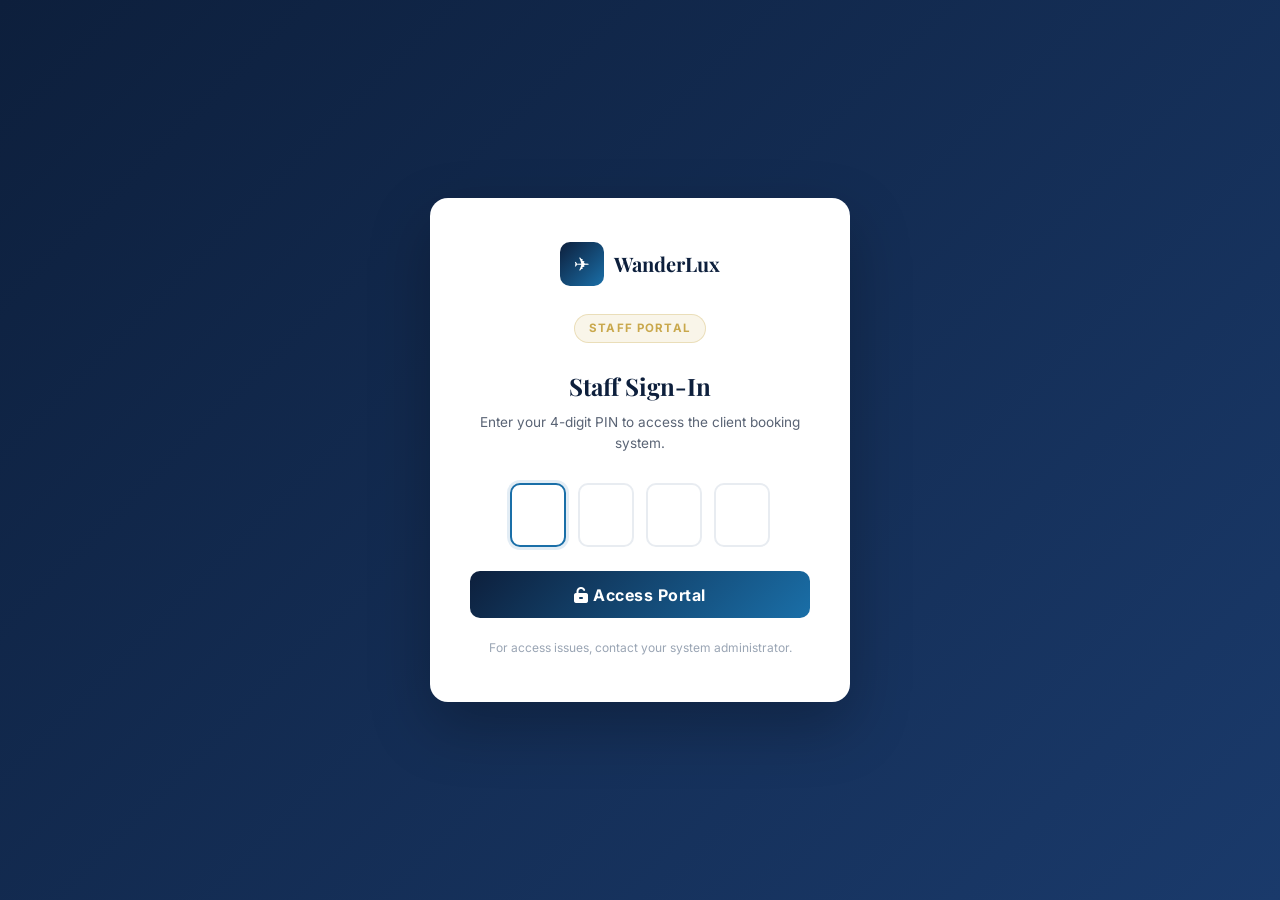
<file: staff-portal.html>
<!DOCTYPE html>
<html lang="en">
<head>
  <meta charset="UTF-8" />
  <meta name="viewport" content="width=device-width, initial-scale=1.0" />
  <title>Staff Portal — WanderLux Travel</title>
  <link rel="preconnect" href="https://fonts.googleapis.com" />
  <link rel="preconnect" href="https://fonts.gstatic.com" crossorigin />
  <link href="https://fonts.googleapis.com/css2?family=Playfair+Display:wght@600;700&family=Inter:wght@400;500;600;700&display=swap" rel="stylesheet" />
  <link rel="stylesheet" href="https://cdnjs.cloudflare.com/ajax/libs/font-awesome/6.5.0/css/all.min.css" />
  <style>
    *, *::before, *::after { box-sizing: border-box; margin: 0; padding: 0; }
    :root {
      --navy:    #0d1f3c;
      --navy2:   #162d52;
      --ocean:   #1a6fa8;
      --gold:    #c9a84c;
      --white:   #ffffff;
      --g100:    #f4f6f9;
      --g200:    #e8ecf1;
      --g400:    #9aa5b4;
      --g600:    #5a6475;
      --g800:    #2c3344;
      --green:   #1e8449;
      --red:     #c0392b;
      --radius:  10px;
      --shadow:  0 4px 20px rgba(13,31,60,.1);
      --tr:      .22s ease;
      --font-h:  'Playfair Display', Georgia, serif;
      --font-b:  'Inter', system-ui, sans-serif;
    }
    html { font-size: 16px; scroll-behavior: smooth; }
    body { font-family: var(--font-b); background: #eef1f6; color: var(--g800); line-height: 1.6; -webkit-font-smoothing: antialiased; }
    img { display: block; max-width: 100%; }
    a { color: inherit; text-decoration: none; }
    button { cursor: pointer; font-family: inherit; }
    input, select, textarea { font-family: inherit; font-size: .9rem; }

    /* ── Login Screen ──────────────────────────────────────── */
    #loginScreen {
      min-height: 100vh;
      display: flex;
      align-items: center;
      justify-content: center;
      background: linear-gradient(135deg, var(--navy) 0%, #1a3a6b 100%);
      padding: 1.5rem;
    }
    .login-card {
      background: var(--white);
      border-radius: 18px;
      padding: 2.75rem 2.5rem;
      width: 100%;
      max-width: 420px;
      box-shadow: 0 24px 60px rgba(0,0,0,.25);
      text-align: center;
    }
    .login-logo {
      display: flex;
      align-items: center;
      justify-content: center;
      gap: .65rem;
      margin-bottom: 1.75rem;
    }
    .login-logo-icon {
      width: 44px; height: 44px;
      background: linear-gradient(135deg, var(--navy), var(--ocean));
      border-radius: 10px;
      display: flex; align-items: center; justify-content: center;
      color: var(--white); font-size: 1.2rem;
    }
    .login-logo-text { font-family: var(--font-h); font-size: 1.25rem; color: var(--navy); font-weight: 700; }
    .login-badge {
      display: inline-block;
      background: rgba(201,168,76,.12);
      color: var(--gold);
      border: 1px solid rgba(201,168,76,.3);
      border-radius: 20px;
      font-size: .72rem;
      font-weight: 700;
      letter-spacing: .1em;
      text-transform: uppercase;
      padding: .25rem .85rem;
      margin-bottom: 1.5rem;
    }
    .login-card h2 { font-family: var(--font-h); font-size: 1.5rem; color: var(--navy); margin-bottom: .4rem; }
    .login-card p  { font-size: .85rem; color: var(--g600); margin-bottom: 1.75rem; }
    .pin-inputs {
      display: flex; gap: .75rem; justify-content: center; margin-bottom: 1.5rem;
    }
    .pin-inputs input {
      width: 56px; height: 64px;
      border: 2px solid var(--g200);
      border-radius: 10px;
      text-align: center;
      font-size: 1.5rem;
      font-weight: 700;
      color: var(--navy);
      outline: none;
      transition: border-color var(--tr), box-shadow var(--tr);
      -webkit-text-security: disc;
    }
    .pin-inputs input:focus { border-color: var(--ocean); box-shadow: 0 0 0 3px rgba(26,111,168,.12); }
    .pin-inputs input.error { border-color: var(--red); }
    .login-btn {
      width: 100%; padding: .85rem;
      background: linear-gradient(135deg, var(--navy), var(--ocean));
      color: var(--white);
      border: none; border-radius: 10px;
      font-size: 1rem; font-weight: 700;
      letter-spacing: .03em;
      transition: opacity var(--tr), transform var(--tr);
    }
    .login-btn:hover { opacity: .9; transform: translateY(-1px); }
    .login-error {
      color: var(--red); font-size: .82rem; margin-top: .9rem;
      display: none;
    }
    .login-note { font-size: .75rem; color: var(--g400); margin-top: 1.25rem; }

    /* ── Portal Layout ─────────────────────────────────────── */
    #portal { display: none; min-height: 100vh; }

    .sp-topbar {
      background: var(--navy);
      color: var(--white);
      padding: 0 2rem;
      height: 60px;
      display: flex;
      align-items: center;
      justify-content: space-between;
      position: sticky;
      top: 0;
      z-index: 100;
      box-shadow: 0 2px 12px rgba(0,0,0,.2);
    }
    .sp-topbar-left { display: flex; align-items: center; gap: .85rem; }
    .sp-topbar-logo { font-family: var(--font-h); font-size: 1.05rem; font-weight: 700; }
    .sp-topbar-logo span { color: var(--gold); }
    .sp-badge {
      background: rgba(201,168,76,.18); color: var(--gold);
      border: 1px solid rgba(201,168,76,.3);
      font-size: .65rem; font-weight: 700; letter-spacing: .1em; text-transform: uppercase;
      padding: .2rem .65rem; border-radius: 20px;
    }
    .sp-topbar-right { display: flex; align-items: center; gap: 1.25rem; }
    .sp-staff-pill {
      display: flex; align-items: center; gap: .5rem;
      background: rgba(255,255,255,.08); border-radius: 20px;
      padding: .3rem .85rem .3rem .5rem;
      font-size: .82rem;
    }
    .sp-staff-avatar {
      width: 28px; height: 28px; border-radius: 50%;
      background: linear-gradient(135deg, var(--ocean), var(--gold));
      display: flex; align-items: center; justify-content: center;
      font-size: .7rem; font-weight: 700;
      color: var(--white);
    }
    .sp-logout {
      background: rgba(255,255,255,.1); border: 1px solid rgba(255,255,255,.15);
      color: rgba(255,255,255,.75); border-radius: 8px;
      padding: .35rem .85rem; font-size: .8rem; font-weight: 600;
      transition: var(--tr);
    }
    .sp-logout:hover { background: rgba(255,255,255,.18); color: var(--white); }

    .sp-main {
      max-width: 1100px;
      margin: 0 auto;
      padding: 2.5rem 1.5rem 4rem;
    }

    /* ── Tab nav ── */
    .sp-tabs {
      display: flex; gap: .5rem;
      background: var(--white);
      border-radius: var(--radius);
      padding: .35rem;
      margin-bottom: 2rem;
      box-shadow: var(--shadow);
      width: fit-content;
    }
    .sp-tab {
      padding: .55rem 1.35rem;
      border-radius: 7px;
      border: none;
      background: transparent;
      font-size: .88rem; font-weight: 600;
      color: var(--g600);
      transition: var(--tr);
      display: flex; align-items: center; gap: .4rem;
    }
    .sp-tab.active { background: var(--navy); color: var(--white); }
    .sp-tab:not(.active):hover { background: var(--g100); color: var(--navy); }

    /* ── Form card ── */
    .sp-card {
      background: var(--white);
      border-radius: var(--radius);
      box-shadow: var(--shadow);
      overflow: hidden;
      margin-bottom: 1.5rem;
    }
    .sp-card-header {
      display: flex; align-items: center; gap: .75rem;
      padding: 1.25rem 1.75rem;
      border-bottom: 1.5px solid var(--g200);
    }
    .sp-card-icon {
      width: 36px; height: 36px;
      border-radius: 9px;
      background: linear-gradient(135deg, var(--navy), var(--ocean));
      display: flex; align-items: center; justify-content: center;
      color: var(--white); font-size: .85rem;
    }
    .sp-card-header h3 { font-size: 1rem; font-weight: 700; color: var(--navy); }
    .sp-card-header p  { font-size: .78rem; color: var(--g600); margin-top: .1rem; }
    .sp-card-body { padding: 1.75rem; }

    /* ── Form elements ── */
    .form-grid {
      display: grid;
      grid-template-columns: 1fr 1fr;
      gap: 1.1rem;
    }
    .form-grid.cols-3 { grid-template-columns: 1fr 1fr 1fr; }
    .form-grid.col-1  { grid-template-columns: 1fr; }
    .form-group { display: flex; flex-direction: column; gap: .35rem; }
    .form-group.span-2 { grid-column: span 2; }
    .form-group.span-3 { grid-column: span 3; }
    label {
      font-size: .78rem; font-weight: 700; color: var(--navy);
      letter-spacing: .02em; text-transform: uppercase;
    }
    label .req { color: #e74c3c; }
    input[type="text"], input[type="email"], input[type="tel"],
    input[type="date"], input[type="number"], select, textarea {
      padding: .65rem .9rem;
      border: 1.5px solid var(--g200);
      border-radius: 8px;
      font-size: .9rem;
      color: var(--g800);
      background: var(--white);
      transition: border-color var(--tr), box-shadow var(--tr);
      outline: none;
      width: 100%;
    }
    input:focus, select:focus, textarea:focus {
      border-color: var(--ocean);
      box-shadow: 0 0 0 3px rgba(26,111,168,.1);
    }
    input.invalid, select.invalid, textarea.invalid {
      border-color: var(--red);
    }
    textarea { resize: vertical; min-height: 90px; }
    .field-hint { font-size: .72rem; color: var(--g400); margin-top: .15rem; }

    /* ── Interest checkboxes ── */
    .interest-grid {
      display: grid;
      grid-template-columns: repeat(auto-fill, minmax(160px, 1fr));
      gap: .65rem;
    }
    .interest-chip {
      display: flex; align-items: center; gap: .5rem;
      border: 1.5px solid var(--g200);
      border-radius: 8px;
      padding: .6rem .9rem;
      cursor: pointer;
      transition: var(--tr);
      user-select: none;
      font-size: .85rem; font-weight: 600; color: var(--g800);
    }
    .interest-chip input { display: none; }
    .interest-chip:hover { border-color: var(--ocean); background: rgba(26,111,168,.03); color: var(--navy); }
    .interest-chip.checked {
      border-color: var(--ocean);
      background: rgba(26,111,168,.08);
      color: var(--navy);
    }
    .interest-chip .dot {
      width: 14px; height: 14px; border-radius: 50%;
      border: 2px solid var(--g400);
      flex-shrink: 0;
      transition: var(--tr);
    }
    .interest-chip.checked .dot {
      background: var(--ocean);
      border-color: var(--ocean);
    }

    /* ── Priority selector ── */
    .priority-group { display: flex; gap: .6rem; }
    .priority-btn {
      flex: 1; padding: .55rem .4rem;
      border: 1.5px solid var(--g200);
      border-radius: 8px;
      background: transparent;
      font-size: .8rem; font-weight: 700;
      color: var(--g600);
      transition: var(--tr);
      text-align: center;
    }
    .priority-btn[data-p="low"].active    { border-color: #27ae60; background: rgba(39,174,96,.08); color: #1e8449; }
    .priority-btn[data-p="medium"].active { border-color: var(--gold); background: rgba(201,168,76,.08); color: #a0762a; }
    .priority-btn[data-p="high"].active   { border-color: #e67e22; background: rgba(230,126,34,.08); color: #c0642a; }
    .priority-btn[data-p="urgent"].active { border-color: var(--red); background: rgba(192,57,43,.08); color: var(--red); }
    .priority-btn:not(.active):hover { border-color: var(--g400); background: var(--g100); }

    /* ── Section divider ── */
    .sp-divider {
      height: 1.5px; background: var(--g200);
      margin: 1.75rem 0;
    }

    /* ── Action bar ── */
    .sp-action-bar {
      display: flex; align-items: center;
      justify-content: space-between;
      gap: 1rem;
      padding: 1.25rem 1.75rem;
      background: var(--g100);
      border-top: 1.5px solid var(--g200);
      flex-wrap: wrap;
    }
    .sp-action-bar .left { display: flex; align-items: center; gap: .75rem; flex-wrap: wrap; }
    .sp-btn {
      display: inline-flex; align-items: center; gap: .45rem;
      padding: .65rem 1.35rem;
      border-radius: 9px; border: none;
      font-size: .88rem; font-weight: 700;
      transition: var(--tr);
    }
    .sp-btn-primary {
      background: linear-gradient(135deg, var(--navy), var(--ocean));
      color: var(--white);
    }
    .sp-btn-primary:hover { opacity: .88; transform: translateY(-1px); box-shadow: 0 4px 14px rgba(13,31,60,.2); }
    .sp-btn-outline {
      background: var(--white);
      color: var(--navy);
      border: 1.5px solid var(--g200);
    }
    .sp-btn-outline:hover { border-color: var(--navy); background: var(--g100); }
    .sp-btn-danger {
      background: transparent;
      color: var(--red);
      border: 1.5px solid rgba(192,57,43,.25);
    }
    .sp-btn-danger:hover { background: rgba(192,57,43,.06); border-color: var(--red); }
    .save-status {
      font-size: .8rem; color: var(--g600);
      display: flex; align-items: center; gap: .4rem;
    }
    .save-status.saved { color: var(--green); }

    /* ── Client list ── */
    #clientsPane { display: none; }
    .clients-toolbar {
      display: flex; align-items: center; gap: 1rem;
      margin-bottom: 1.25rem; flex-wrap: wrap;
    }
    .search-wrap {
      position: relative; flex: 1; min-width: 200px;
    }
    .search-wrap i {
      position: absolute; left: .85rem; top: 50%;
      transform: translateY(-50%);
      color: var(--g400); font-size: .85rem;
    }
    .search-wrap input {
      padding-left: 2.4rem;
    }
    .clients-count {
      font-size: .82rem; color: var(--g600);
      white-space: nowrap;
    }
    .clients-table-wrap {
      background: var(--white); border-radius: var(--radius);
      box-shadow: var(--shadow); overflow: hidden;
    }
    table { width: 100%; border-collapse: collapse; }
    thead tr { background: var(--navy); }
    thead th {
      padding: .8rem 1.1rem;
      text-align: left; font-size: .72rem;
      font-weight: 700; letter-spacing: .07em;
      text-transform: uppercase; color: rgba(255,255,255,.65);
    }
    thead th:first-child { color: rgba(255,255,255,.4); width: 36px; padding-left: 1.25rem; }
    tbody tr { border-bottom: 1px solid var(--g200); transition: background var(--tr); }
    tbody tr:last-child { border-bottom: none; }
    tbody tr:hover { background: rgba(26,111,168,.03); }
    tbody td { padding: .85rem 1.1rem; font-size: .86rem; color: var(--g800); vertical-align: middle; }
    tbody td:first-child { color: var(--g400); font-size: .75rem; padding-left: 1.25rem; }
    .client-name { font-weight: 700; color: var(--navy); }
    .client-sub  { font-size: .75rem; color: var(--g600); margin-top: .1rem; }
    .pill {
      display: inline-block;
      padding: .2rem .65rem;
      border-radius: 20px;
      font-size: .72rem; font-weight: 700;
    }
    .pill-low    { background: rgba(39,174,96,.1);  color: #1a7a3c; }
    .pill-medium { background: rgba(201,168,76,.1); color: #8a6022; }
    .pill-high   { background: rgba(230,126,34,.1); color: #a04e10; }
    .pill-urgent { background: rgba(192,57,43,.1);  color: #922b21; }
    .pill-interest { background: rgba(26,111,168,.1); color: var(--ocean); margin: .1rem .15rem .1rem 0; }
    .tbl-actions { display: flex; gap: .4rem; }
    .tbl-btn {
      padding: .3rem .65rem;
      border-radius: 6px; border: 1px solid var(--g200);
      background: var(--white); color: var(--g600);
      font-size: .75rem; font-weight: 600;
      transition: var(--tr);
    }
    .tbl-btn:hover { border-color: var(--ocean); color: var(--ocean); }
    .tbl-btn.del:hover { border-color: var(--red); color: var(--red); }
    .empty-state {
      text-align: center; padding: 4rem 2rem;
      color: var(--g400);
    }
    .empty-state i { font-size: 2.5rem; margin-bottom: 1rem; opacity: .4; display: block; }
    .empty-state p { font-size: .9rem; }

    /* ── Toast ── */
    .sp-toast {
      position: fixed; bottom: 2rem; right: 2rem; z-index: 9999;
      background: var(--g800); color: var(--white);
      padding: .75rem 1.25rem;
      border-radius: 10px;
      font-size: .88rem; font-weight: 600;
      display: flex; align-items: center; gap: .6rem;
      box-shadow: 0 8px 24px rgba(0,0,0,.2);
      animation: toastIn .25s ease forwards;
      max-width: 340px;
    }
    .sp-toast.success { background: var(--green); }
    .sp-toast.error   { background: var(--red); }
    @keyframes toastIn  { from { opacity:0; transform: translateY(10px); } to { opacity:1; transform:none; } }
    @keyframes toastOut { from { opacity:1; } to { opacity:0; transform: translateY(6px); } }

    /* ── Confirm dialog ── */
    .sp-confirm-overlay {
      position: fixed; inset: 0; z-index: 8000;
      background: rgba(13,31,60,.55); backdrop-filter: blur(4px);
      display: none; align-items: center; justify-content: center; padding: 1rem;
    }
    .sp-confirm-overlay.open { display: flex; }
    .sp-confirm-box {
      background: var(--white); border-radius: 14px;
      padding: 2rem 2rem 1.5rem;
      max-width: 380px; width: 100%;
      box-shadow: 0 20px 50px rgba(0,0,0,.2);
      text-align: center;
    }
    .sp-confirm-box .icon { font-size: 2rem; margin-bottom: .75rem; }
    .sp-confirm-box h4 { font-size: 1rem; font-weight: 700; color: var(--navy); margin-bottom: .4rem; }
    .sp-confirm-box p  { font-size: .85rem; color: var(--g600); margin-bottom: 1.5rem; }
    .sp-confirm-btns   { display: flex; gap: .75rem; justify-content: center; }

    /* ── Responsive ── */
    @media (max-width: 720px) {
      .form-grid { grid-template-columns: 1fr; }
      .form-grid.cols-3 { grid-template-columns: 1fr 1fr; }
      .form-group.span-2, .form-group.span-3 { grid-column: span 1; }
      .sp-main { padding: 1.5rem 1rem 3rem; }
      .sp-card-body { padding: 1.25rem; }
      .sp-topbar { padding: 0 1rem; }
      .sp-topbar .sp-staff-pill span { display: none; }
      table { font-size: .8rem; }
      thead th:nth-child(4), thead th:nth-child(5),
      tbody td:nth-child(4), tbody td:nth-child(5) { display: none; }
    }
  </style>
</head>
<body>

<!-- ══════════════════════════════════════════════
     LOGIN SCREEN
══════════════════════════════════════════════ -->
<div id="loginScreen">
  <div class="login-card">
    <div class="login-logo">
      <div class="login-logo-icon">✈</div>
      <div class="login-logo-text">WanderLux</div>
    </div>
    <div class="login-badge">Staff Portal</div>
    <h2>Staff Sign-In</h2>
    <p>Enter your 4-digit PIN to access the client booking system.</p>
    <div class="pin-inputs" id="pinInputs">
      <input type="password" maxlength="1" inputmode="numeric" pattern="[0-9]" autocomplete="off" />
      <input type="password" maxlength="1" inputmode="numeric" pattern="[0-9]" autocomplete="off" />
      <input type="password" maxlength="1" inputmode="numeric" pattern="[0-9]" autocomplete="off" />
      <input type="password" maxlength="1" inputmode="numeric" pattern="[0-9]" autocomplete="off" />
    </div>
    <button class="login-btn" id="loginBtn" onclick="attemptLogin()">
      <i class="fas fa-unlock-alt"></i> Access Portal
    </button>
    <div class="login-error" id="loginError">
      <i class="fas fa-exclamation-circle"></i> Incorrect PIN. Please try again.
    </div>
    <div class="login-note">For access issues, contact your system administrator.</div>
  </div>
</div>

<!-- ══════════════════════════════════════════════
     PORTAL
══════════════════════════════════════════════ -->
<div id="portal">

  <!-- Top bar -->
  <div class="sp-topbar">
    <div class="sp-topbar-left">
      <div class="sp-topbar-logo">WanderLux <span>Staff Portal</span></div>
      <div class="sp-badge">Internal</div>
    </div>
    <div class="sp-topbar-right">
      <div class="sp-staff-pill">
        <div class="sp-staff-avatar" id="staffInitials">ST</div>
        <span id="staffName">Staff</span>
      </div>
      <div style="font-size:.78rem;color:rgba(255,255,255,.5);" id="portalDate"></div>
      <button class="sp-logout" onclick="logout()"><i class="fas fa-sign-out-alt"></i> Sign Out</button>
    </div>
  </div>

  <!-- Main -->
  <div class="sp-main">

    <!-- Tabs -->
    <div class="sp-tabs">
      <button class="sp-tab active" id="tab-new" onclick="switchTab('new')">
        <i class="fas fa-user-plus"></i> New Client Booking
      </button>
      <button class="sp-tab" id="tab-clients" onclick="switchTab('clients')">
        <i class="fas fa-list"></i> Client Records
        <span id="clientCountBadge" style="background:var(--ocean);color:#fff;border-radius:20px;font-size:.68rem;padding:.1rem .5rem;margin-left:.2rem;display:none;"></span>
      </button>
    </div>

    <!-- ── NEW BOOKING PANE ── -->
    <div id="newPane">

      <!-- Client Identity -->
      <div class="sp-card">
        <div class="sp-card-header">
          <div class="sp-card-icon"><i class="fas fa-user"></i></div>
          <div>
            <h3>Client Information</h3>
            <p>Personal details and contact information</p>
          </div>
        </div>
        <div class="sp-card-body">
          <div class="form-grid">
            <div class="form-group">
              <label>Title</label>
              <select id="f-title">
                <option>Mr.</option><option>Mrs.</option><option>Ms.</option>
                <option>Dr.</option><option>Prof.</option><option>Mx.</option>
              </select>
            </div>
            <div class="form-group">
              <label>Client Priority <span class="req">*</span></label>
              <div class="priority-group" id="priorityGroup">
                <button type="button" class="priority-btn active" data-p="low" onclick="setPriority('low')">🟢 Low</button>
                <button type="button" class="priority-btn" data-p="medium" onclick="setPriority('medium')">🟡 Medium</button>
                <button type="button" class="priority-btn" data-p="high" onclick="setPriority('high')">🟠 High</button>
                <button type="button" class="priority-btn" data-p="urgent" onclick="setPriority('urgent')">🔴 Urgent</button>
              </div>
            </div>
            <div class="form-group">
              <label>First Name <span class="req">*</span></label>
              <input type="text" id="f-fname" placeholder="First name" />
            </div>
            <div class="form-group">
              <label>Last Name <span class="req">*</span></label>
              <input type="text" id="f-lname" placeholder="Last name" />
            </div>
            <div class="form-group">
              <label>Date of Birth</label>
              <input type="date" id="f-dob" />
            </div>
            <div class="form-group">
              <label>Nationality</label>
              <select id="f-nationality">
                <option value="">— Select —</option>
                <option>American</option><option>British</option><option>Canadian</option>
                <option>Australian</option><option>French</option><option>German</option>
                <option>Japanese</option><option>Brazilian</option><option>Indian</option>
                <option>Chinese</option><option>Spanish</option><option>Italian</option>
                <option>Mexican</option><option>South African</option><option>Other</option>
              </select>
            </div>
            <div class="form-group">
              <label>Email Address <span class="req">*</span></label>
              <input type="email" id="f-email" placeholder="client@example.com" />
            </div>
            <div class="form-group">
              <label>Phone Number</label>
              <input type="tel" id="f-phone" placeholder="+1 (555) 000-0000" />
            </div>
            <div class="form-group">
              <label>Country of Residence</label>
              <select id="f-country">
                <option value="">— Select —</option>
                <option>United States</option><option>United Kingdom</option><option>Canada</option>
                <option>Australia</option><option>France</option><option>Germany</option>
                <option>Japan</option><option>Brazil</option><option>India</option>
                <option>Spain</option><option>Italy</option><option>Other</option>
              </select>
            </div>
            <div class="form-group">
              <label>Client Source</label>
              <select id="f-source">
                <option value="">— Select —</option>
                <option>Walk-in</option>
                <option>Phone enquiry</option>
                <option>Website enquiry form</option>
                <option>Instagram / Social media</option>
                <option>Referral — existing client</option>
                <option>Travel magazine / press</option>
                <option>Google / search</option>
                <option>Corporate account</option>
                <option>Travel fair / event</option>
                <option>Other</option>
              </select>
            </div>
          </div>

          <div class="sp-divider"></div>

          <div class="form-grid">
            <div class="form-group">
              <label>Passport Number</label>
              <input type="text" id="f-passport" placeholder="e.g. P123456789" autocomplete="off" />
              <div class="field-hint">Stored locally — not transmitted externally.</div>
            </div>
            <div class="form-group">
              <label>Passport Expiry</label>
              <input type="date" id="f-passport-exp" />
            </div>
            <div class="form-group">
              <label>Dietary Requirements</label>
              <select id="f-dietary">
                <option>None</option><option>Vegetarian</option><option>Vegan</option>
                <option>Gluten-Free</option><option>Halal</option><option>Kosher</option>
                <option>Nut Allergy</option><option>Dairy-Free</option><option>Other</option>
              </select>
            </div>
            <div class="form-group">
              <label>Accessibility Needs</label>
              <select id="f-access">
                <option>None</option><option>Wheelchair access required</option>
                <option>Mobility assistance</option><option>Visual impairment</option>
                <option>Hearing impairment</option><option>Other (see notes)</option>
              </select>
            </div>
          </div>
        </div>
      </div>

      <!-- Travel Preferences -->
      <div class="sp-card">
        <div class="sp-card-header">
          <div class="sp-card-icon"><i class="fas fa-globe"></i></div>
          <div>
            <h3>Travel Preferences & Interests</h3>
            <p>Select all that apply — used to match the right packages</p>
          </div>
        </div>
        <div class="sp-card-body">

          <label style="display:block;margin-bottom:.75rem;">Travel Interests <span class="req">*</span></label>
          <div class="interest-grid" id="interestGrid">
            <label class="interest-chip" onclick="toggleChip(this)">
              <input type="checkbox" value="Beach & Islands" />
              <span class="dot"></span> 🏖 Beach & Islands
            </label>
            <label class="interest-chip" onclick="toggleChip(this)">
              <input type="checkbox" value="Culture & History" />
              <span class="dot"></span> 🏛 Culture & History
            </label>
            <label class="interest-chip" onclick="toggleChip(this)">
              <input type="checkbox" value="Adventure & Hiking" />
              <span class="dot"></span> 🧗 Adventure & Hiking
            </label>
            <label class="interest-chip" onclick="toggleChip(this)">
              <input type="checkbox" value="Luxury & Wellness" />
              <span class="dot"></span> 💎 Luxury & Wellness
            </label>
            <label class="interest-chip" onclick="toggleChip(this)">
              <input type="checkbox" value="Family Travel" />
              <span class="dot"></span> 👨‍👩‍👧 Family Travel
            </label>
            <label class="interest-chip" onclick="toggleChip(this)">
              <input type="checkbox" value="Honeymoon / Romance" />
              <span class="dot"></span> 💑 Honeymoon / Romance
            </label>
            <label class="interest-chip" onclick="toggleChip(this)">
              <input type="checkbox" value="Food & Wine" />
              <span class="dot"></span> 🍷 Food & Wine
            </label>
            <label class="interest-chip" onclick="toggleChip(this)">
              <input type="checkbox" value="Wildlife & Safari" />
              <span class="dot"></span> 🦁 Wildlife & Safari
            </label>
            <label class="interest-chip" onclick="toggleChip(this)">
              <input type="checkbox" value="Ski & Winter Sports" />
              <span class="dot"></span> ⛷ Ski & Winter Sports
            </label>
            <label class="interest-chip" onclick="toggleChip(this)">
              <input type="checkbox" value="Cruise & Sailing" />
              <span class="dot"></span> 🚢 Cruise & Sailing
            </label>
            <label class="interest-chip" onclick="toggleChip(this)">
              <input type="checkbox" value="Photography Travel" />
              <span class="dot"></span> 📸 Photography Travel
            </label>
            <label class="interest-chip" onclick="toggleChip(this)">
              <input type="checkbox" value="Eco & Sustainable" />
              <span class="dot"></span> 🌿 Eco & Sustainable
            </label>
          </div>

          <div class="sp-divider"></div>

          <div class="form-grid">
            <div class="form-group">
              <label>Preferred Destination Region</label>
              <select id="f-region">
                <option value="">— No preference —</option>
                <option>Europe</option><option>Southeast Asia</option><option>Indian Ocean</option>
                <option>East Africa</option><option>The Americas</option><option>Middle East</option>
                <option>Oceania / Pacific</option><option>Caribbean</option><option>South America</option>
                <option>North Africa</option><option>Anywhere / Surprise me</option>
              </select>
            </div>
            <div class="form-group">
              <label>Preferred Hotel Style</label>
              <select id="f-hotel">
                <option>No preference</option>
                <option>Boutique / Design hotel</option>
                <option>5-Star luxury resort</option>
                <option>Overwater or villa</option>
                <option>Eco-lodge / tented camp</option>
                <option>City hotel / urban</option>
                <option>Ryokan / traditional inn</option>
                <option>All-inclusive resort</option>
              </select>
            </div>
            <div class="form-group">
              <label>Budget per Person (USD)</label>
              <select id="f-budget">
                <option value="">— Select —</option>
                <option>Under $2,000</option>
                <option>$2,000 – $4,000</option>
                <option>$4,000 – $8,000</option>
                <option>$8,000 – $15,000</option>
                <option>$15,000 – $30,000</option>
                <option>$30,000+</option>
                <option>Flexible / No limit</option>
              </select>
            </div>
            <div class="form-group">
              <label>Trip Type</label>
              <select id="f-trip-type">
                <option>Leisure / Holiday</option>
                <option>Honeymoon / Anniversary</option>
                <option>Family Trip</option>
                <option>Adventure Expedition</option>
                <option>Business & Leisure</option>
                <option>Group / Corporate</option>
                <option>Solo Travel</option>
              </select>
            </div>
          </div>
        </div>
      </div>

      <!-- Trip Details -->
      <div class="sp-card">
        <div class="sp-card-header">
          <div class="sp-card-icon"><i class="fas fa-calendar-alt"></i></div>
          <div>
            <h3>Trip Details</h3>
            <p>Dates, traveler numbers, and package selection</p>
          </div>
        </div>
        <div class="sp-card-body">
          <div class="form-grid cols-3">
            <div class="form-group">
              <label>Departure Date</label>
              <input type="date" id="f-depart" />
            </div>
            <div class="form-group">
              <label>Return Date</label>
              <input type="date" id="f-return" />
            </div>
            <div class="form-group">
              <label>Flexibility</label>
              <select id="f-flexibility">
                <option>Fixed dates</option>
                <option>±3 days flexible</option>
                <option>±1 week flexible</option>
                <option>Very flexible</option>
              </select>
            </div>
            <div class="form-group">
              <label>Adults</label>
              <input type="number" id="f-adults" min="1" max="20" value="2" />
            </div>
            <div class="form-group">
              <label>Children (under 18)</label>
              <input type="number" id="f-children" min="0" max="10" value="0" />
            </div>
            <div class="form-group">
              <label>Departure City / Airport</label>
              <input type="text" id="f-departure-city" placeholder="e.g. New York (JFK)" />
            </div>
            <div class="form-group span-2">
              <label>Package of Interest</label>
              <select id="f-package">
                <option value="">— Not yet decided —</option>
                <option>🇲🇻 Maldives Overwater Bungalow Escape</option>
                <option>🇬🇷 Santorini Sunset & Wine Tour</option>
                <option>🇮🇩 Bali Spirit & Adventure Journey</option>
                <option>🇸🇨 Seychelles Private Island Retreat</option>
                <option>🇫🇷 Paris Art, Food & Romance</option>
                <option>🇯🇵 Japan Cherry Blossom Grand Tour</option>
                <option>🇲🇦 Morocco Spice Route Adventure</option>
                <option>🇮🇹 Italian Dolce Vita Experience</option>
                <option>🇨🇦 Québec Gastronomie & Nature</option>
                <option>🇰🇪 East Africa Safari & Big Five</option>
                <option>🇦🇷🇨🇱 Patagonia: End of the World Trek</option>
                <option>🇨🇷 Costa Rica Eco-Adventure</option>
                <option>🇳🇵 Everest Base Camp Trek</option>
                <option>🇺🇸 Hawaii Multi-Island Family Fun</option>
                <option>🇳🇱 Benelux Cities Family Tour</option>
                <option>🇮🇸 Iceland Northern Lights & Geysers</option>
                <option>✍️ Custom / Bespoke Itinerary</option>
              </select>
            </div>
            <div class="form-group">
              <label>Assigned Agent</label>
              <select id="f-agent">
                <option value="">— Assign later —</option>
                <option>Sophia Laurent</option>
                <option>Marcus Reid</option>
                <option>Aiko Tanaka</option>
                <option>Daniel Moreno</option>
                <option>Priya Mehta</option>
                <option>James Okafor</option>
                <option>Elena Vasquez</option>
                <option>Yusuf Al-Rashid</option>
              </select>
            </div>
          </div>
        </div>
      </div>

      <!-- Internal Notes -->
      <div class="sp-card">
        <div class="sp-card-header">
          <div class="sp-card-icon"><i class="fas fa-lock"></i></div>
          <div>
            <h3>Internal Staff Notes</h3>
            <p>Visible to staff only — not shared with the client</p>
          </div>
        </div>
        <div class="sp-card-body">
          <div class="form-grid col-1">
            <div class="form-group">
              <label>Client Notes & Preferences (Internal)</label>
              <textarea id="f-notes" rows="4" placeholder="e.g. VIP returning client, prefers window seats, allergic to shellfish, celebrating 10th anniversary — arrange a room decoration surprise…"></textarea>
            </div>
            <div class="form-group">
              <label>Follow-Up Date</label>
              <input type="date" id="f-followup" style="max-width:240px;" />
              <div class="field-hint">Schedule when to next contact this client.</div>
            </div>
          </div>

          <div class="sp-divider"></div>

          <div class="form-grid">
            <div class="form-group">
              <label>Booking Status</label>
              <select id="f-status">
                <option value="enquiry">🔵 New Enquiry</option>
                <option value="proposal">🟡 Proposal Sent</option>
                <option value="negotiating">🟠 Negotiating</option>
                <option value="confirmed">🟢 Booking Confirmed</option>
                <option value="travelling">✈️ Currently Travelling</option>
                <option value="completed">✅ Trip Completed</option>
                <option value="cancelled">❌ Cancelled</option>
              </select>
            </div>
            <div class="form-group">
              <label>Enquiry Channel</label>
              <select id="f-channel">
                <option>In-person consultation</option>
                <option>Phone call</option>
                <option>Website form</option>
                <option>Email</option>
                <option>Live chat</option>
                <option>WhatsApp / SMS</option>
                <option>Social media DM</option>
              </select>
            </div>
          </div>
        </div>

        <!-- Action bar -->
        <div class="sp-action-bar">
          <div class="left">
            <button class="sp-btn sp-btn-primary" onclick="saveClient()">
              <i class="fas fa-save"></i> Save Client Record
            </button>
            <button class="sp-btn sp-btn-outline" onclick="clearForm()">
              <i class="fas fa-times"></i> Clear Form
            </button>
          </div>
          <div class="save-status" id="saveStatus"></div>
        </div>
      </div>

    </div><!-- /newPane -->

    <!-- ── CLIENTS PANE ── -->
    <div id="clientsPane">
      <div class="clients-toolbar">
        <div class="search-wrap">
          <i class="fas fa-search"></i>
          <input type="text" id="clientSearch" placeholder="Search by name, email, destination…" oninput="renderClients()" />
        </div>
        <div class="clients-count" id="clientsCount"></div>
        <button class="sp-btn sp-btn-primary" onclick="switchTab('new')" style="white-space:nowrap;">
          <i class="fas fa-plus"></i> New Client
        </button>
      </div>
      <div class="clients-table-wrap">
        <table>
          <thead>
            <tr>
              <th>#</th>
              <th>Client</th>
              <th>Interests</th>
              <th>Package / Destination</th>
              <th>Dates</th>
              <th>Status</th>
              <th>Priority</th>
              <th>Agent</th>
              <th>Actions</th>
            </tr>
          </thead>
          <tbody id="clientsTbody"></tbody>
        </table>
        <div class="empty-state" id="clientsEmpty" style="display:none;">
          <i class="fas fa-folder-open"></i>
          <p>No client records yet. Save your first client booking above.</p>
        </div>
      </div>
    </div>

  </div><!-- /sp-main -->
</div><!-- /portal -->

<!-- Confirm dialog -->
<div class="sp-confirm-overlay" id="confirmOverlay">
  <div class="sp-confirm-box">
    <div class="icon">🗑</div>
    <h4>Delete Client Record?</h4>
    <p>This action cannot be undone. The client record will be permanently removed.</p>
    <div class="sp-confirm-btns">
      <button class="sp-btn sp-btn-outline" onclick="closeConfirm()">Cancel</button>
      <button class="sp-btn" style="background:var(--red);color:#fff;" id="confirmDeleteBtn">Delete</button>
    </div>
  </div>
</div>

<script>
  /* ── Config ─────────────────────────────────────────────── */
  // Change this PIN and the staff name map to suit your team.
  const STAFF_PINS = {
    '1234': 'Staff Member',
    '5678': 'Sophia Laurent',
    '9012': 'Marcus Reid',
    '3456': 'Aiko Tanaka',
    '7890': 'Daniel Moreno',
  };
  const STORAGE_KEY = 'wl_staff_clients_v1';
  const SESSION_KEY = 'wl_staff_session';

  /* ── Session ─────────────────────────────────────────────── */
  let currentStaffName = '';
  let currentPriority  = 'low';
  let pendingDeleteId  = null;

  function checkSession() {
    const s = sessionStorage.getItem(SESSION_KEY);
    if (s) {
      currentStaffName = s;
      openPortal(s);
    }
  }

  function openPortal(name) {
    document.getElementById('loginScreen').style.display = 'none';
    document.getElementById('portal').style.display = 'block';
    document.getElementById('staffName').textContent = name;
    const initials = name.split(' ').map(w => w[0]).join('').toUpperCase().slice(0, 2);
    document.getElementById('staffInitials').textContent = initials;
    const now = new Date();
    document.getElementById('portalDate').textContent =
      now.toLocaleDateString('en-US', { weekday:'short', month:'short', day:'numeric', year:'numeric' });
    renderClients();
    updateClientBadge();
  }

  function logout() {
    sessionStorage.removeItem(SESSION_KEY);
    document.getElementById('portal').style.display = 'none';
    document.getElementById('loginScreen').style.display = 'flex';
    document.querySelectorAll('.pin-inputs input').forEach(i => i.value = '');
    document.getElementById('loginError').style.display = 'none';
  }

  /* ── Login ───────────────────────────────────────────────── */
  (function initPinInputs() {
    const inputs = document.querySelectorAll('.pin-inputs input');
    inputs.forEach((inp, idx) => {
      inp.addEventListener('input', () => {
        inp.classList.remove('error');
        document.getElementById('loginError').style.display = 'none';
        if (inp.value && idx < inputs.length - 1) inputs[idx + 1].focus();
      });
      inp.addEventListener('keydown', e => {
        if (e.key === 'Backspace' && !inp.value && idx > 0) inputs[idx - 1].focus();
        if (e.key === 'Enter') attemptLogin();
      });
      // Accept only digits
      inp.addEventListener('beforeinput', e => {
        if (e.data && !/^\d$/.test(e.data)) e.preventDefault();
      });
    });
    inputs[0].focus();
  })();

  function attemptLogin() {
    const inputs = document.querySelectorAll('.pin-inputs input');
    const pin = Array.from(inputs).map(i => i.value).join('');
    if (pin.length < 4) {
      inputs.forEach(i => i.classList.add('error'));
      document.getElementById('loginError').style.display = 'block';
      return;
    }
    const name = STAFF_PINS[pin];
    if (name) {
      currentStaffName = name;
      sessionStorage.setItem(SESSION_KEY, name);
      openPortal(name);
    } else {
      inputs.forEach(i => { i.value = ''; i.classList.add('error'); });
      document.getElementById('loginError').style.display = 'block';
      inputs[0].focus();
    }
  }

  /* ── Tab switching ───────────────────────────────────────── */
  function switchTab(tab) {
    document.getElementById('newPane').style.display     = tab === 'new'     ? 'block' : 'none';
    document.getElementById('clientsPane').style.display = tab === 'clients' ? 'block' : 'none';
    document.getElementById('tab-new').classList.toggle('active',     tab === 'new');
    document.getElementById('tab-clients').classList.toggle('active', tab === 'clients');
    if (tab === 'clients') renderClients();
  }

  /* ── Interest chips ──────────────────────────────────────── */
  function toggleChip(label) {
    // The click already toggles the checkbox naturally; we just sync the class
    setTimeout(() => {
      const cb = label.querySelector('input[type="checkbox"]');
      label.classList.toggle('checked', cb.checked);
    }, 0);
  }

  function getInterests() {
    return Array.from(document.querySelectorAll('#interestGrid input:checked'))
                .map(i => i.value);
  }

  function setInterests(arr) {
    document.querySelectorAll('#interestGrid label').forEach(label => {
      const cb  = label.querySelector('input');
      const on  = arr.includes(cb.value);
      cb.checked = on;
      label.classList.toggle('checked', on);
    });
  }

  /* ── Priority ────────────────────────────────────────────── */
  function setPriority(p) {
    currentPriority = p;
    document.querySelectorAll('.priority-btn').forEach(b => {
      b.classList.toggle('active', b.dataset.p === p);
    });
  }

  /* ── Data helpers ────────────────────────────────────────── */
  function loadClients() {
    try { return JSON.parse(localStorage.getItem(STORAGE_KEY) || '[]'); }
    catch { return []; }
  }
  function saveClients(arr) {
    localStorage.setItem(STORAGE_KEY, JSON.stringify(arr));
  }

  /* ── Save client ─────────────────────────────────────────── */
  function saveClient() {
    const fname = document.getElementById('f-fname').value.trim();
    const lname = document.getElementById('f-lname').value.trim();
    const email = document.getElementById('f-email').value.trim();

    // Basic validation
    let valid = true;
    ['f-fname','f-lname','f-email'].forEach(id => {
      const el = document.getElementById(id);
      const empty = !el.value.trim();
      el.classList.toggle('invalid', empty);
      if (empty) valid = false;
    });
    if (!valid) {
      showToast('Please fill in the required fields (name & email).', 'error');
      return;
    }

    const client = {
      id:          Date.now(),
      createdBy:   currentStaffName,
      createdAt:   new Date().toISOString(),
      title:       document.getElementById('f-title').value,
      firstName:   fname,
      lastName:    lname,
      dob:         document.getElementById('f-dob').value,
      nationality: document.getElementById('f-nationality').value,
      email,
      phone:        document.getElementById('f-phone').value.trim(),
      country:      document.getElementById('f-country').value,
      source:       document.getElementById('f-source').value,
      passport:     document.getElementById('f-passport').value.trim(),
      passportExp:  document.getElementById('f-passport-exp').value,
      dietary:      document.getElementById('f-dietary').value,
      access:       document.getElementById('f-access').value,
      interests:    getInterests(),
      region:       document.getElementById('f-region').value,
      hotel:        document.getElementById('f-hotel').value,
      budget:       document.getElementById('f-budget').value,
      tripType:     document.getElementById('f-trip-type').value,
      depart:       document.getElementById('f-depart').value,
      returnDate:   document.getElementById('f-return').value,
      flexibility:  document.getElementById('f-flexibility').value,
      adults:       document.getElementById('f-adults').value,
      children:     document.getElementById('f-children').value,
      depCity:      document.getElementById('f-departure-city').value.trim(),
      package:      document.getElementById('f-package').value,
      agent:        document.getElementById('f-agent').value,
      notes:        document.getElementById('f-notes').value.trim(),
      followUp:     document.getElementById('f-followup').value,
      status:       document.getElementById('f-status').value,
      channel:      document.getElementById('f-channel').value,
      priority:     currentPriority,
    };

    const clients = loadClients();
    clients.unshift(client);
    saveClients(clients);
    updateClientBadge();
    showToast(`${fname} ${lname} saved successfully.`, 'success');

    const el = document.getElementById('saveStatus');
    el.className = 'save-status saved';
    el.innerHTML = '<i class="fas fa-check-circle"></i> Saved ' + new Date().toLocaleTimeString();
    setTimeout(() => { el.className = 'save-status'; el.innerHTML = ''; }, 5000);

    clearForm();
  }

  /* ── Clear form ──────────────────────────────────────────── */
  function clearForm() {
    ['f-fname','f-lname','f-email','f-phone','f-passport','f-notes',
     'f-departure-city','f-dob','f-passport-exp','f-depart','f-return','f-followup']
      .forEach(id => {
        const el = document.getElementById(id);
        if (el) { el.value = ''; el.classList.remove('invalid'); }
      });
    ['f-title','f-nationality','f-country','f-source','f-dietary','f-access',
     'f-region','f-hotel','f-budget','f-trip-type','f-flexibility','f-package',
     'f-agent','f-status','f-channel']
      .forEach(id => {
        const el = document.getElementById(id);
        if (el) el.selectedIndex = 0;
      });
    document.getElementById('f-adults').value   = '2';
    document.getElementById('f-children').value = '0';
    setInterests([]);
    setPriority('low');
  }

  /* ── Render client list ──────────────────────────────────── */
  function renderClients() {
    const clients = loadClients();
    const q = (document.getElementById('clientSearch')?.value || '').toLowerCase();
    const filtered = q
      ? clients.filter(c =>
          `${c.firstName} ${c.lastName} ${c.email} ${c.package} ${c.region}`.toLowerCase().includes(q)
        )
      : clients;

    const tbody = document.getElementById('clientsTbody');
    const empty = document.getElementById('clientsEmpty');

    document.getElementById('clientsCount').textContent =
      `${filtered.length} record${filtered.length !== 1 ? 's' : ''}`;

    if (!filtered.length) {
      tbody.innerHTML = '';
      empty.style.display = 'block';
      return;
    }
    empty.style.display = 'none';

    const STATUS_LABELS = {
      enquiry:     '🔵 Enquiry',
      proposal:    '🟡 Proposal',
      negotiating: '🟠 Negotiating',
      confirmed:   '🟢 Confirmed',
      travelling:  '✈️ Travelling',
      completed:   '✅ Completed',
      cancelled:   '❌ Cancelled',
    };

    tbody.innerHTML = filtered.map((c, i) => {
      const chips = (c.interests || [])
        .slice(0, 3)
        .map(t => `<span class="pill pill-interest">${t.split(' ')[0]}</span>`)
        .join('');
      const moreInterests = c.interests?.length > 3
        ? `<span class="pill pill-interest">+${c.interests.length - 3}</span>` : '';
      const dateStr = c.depart
        ? new Date(c.depart).toLocaleDateString('en-US', { month:'short', day:'numeric', year:'2-digit' })
        : '—';
      return `
        <tr>
          <td>${filtered.length - i}</td>
          <td>
            <div class="client-name">${c.title} ${c.firstName} ${c.lastName}</div>
            <div class="client-sub">${c.email}</div>
          </td>
          <td>${chips}${moreInterests}</td>
          <td style="max-width:160px;overflow:hidden;text-overflow:ellipsis;white-space:nowrap;">${c.package || '—'}</td>
          <td>${dateStr}</td>
          <td><span style="font-size:.8rem;">${STATUS_LABELS[c.status] || c.status}</span></td>
          <td><span class="pill pill-${c.priority || 'low'}">${(c.priority || 'low').charAt(0).toUpperCase() + (c.priority||'low').slice(1)}</span></td>
          <td style="font-size:.8rem;">${c.agent || '—'}</td>
          <td>
            <div class="tbl-actions">
              <button class="tbl-btn" onclick="loadClient(${c.id})" title="Load & Edit">
                <i class="fas fa-edit"></i>
              </button>
              <button class="tbl-btn del" onclick="confirmDelete(${c.id})" title="Delete">
                <i class="fas fa-trash"></i>
              </button>
            </div>
          </td>
        </tr>`;
    }).join('');
  }

  /* ── Load client into form ───────────────────────────────── */
  function loadClient(id) {
    const c = loadClients().find(x => x.id === id);
    if (!c) return;

    document.getElementById('f-title').value          = c.title || 'Mr.';
    document.getElementById('f-fname').value           = c.firstName || '';
    document.getElementById('f-lname').value           = c.lastName || '';
    document.getElementById('f-dob').value             = c.dob || '';
    document.getElementById('f-nationality').value     = c.nationality || '';
    document.getElementById('f-email').value           = c.email || '';
    document.getElementById('f-phone').value           = c.phone || '';
    document.getElementById('f-country').value         = c.country || '';
    document.getElementById('f-source').value          = c.source || '';
    document.getElementById('f-passport').value        = c.passport || '';
    document.getElementById('f-passport-exp').value    = c.passportExp || '';
    document.getElementById('f-dietary').value         = c.dietary || 'None';
    document.getElementById('f-access').value          = c.access || 'None';
    document.getElementById('f-region').value          = c.region || '';
    document.getElementById('f-hotel').value           = c.hotel || '';
    document.getElementById('f-budget').value          = c.budget || '';
    document.getElementById('f-trip-type').value       = c.tripType || '';
    document.getElementById('f-depart').value          = c.depart || '';
    document.getElementById('f-return').value          = c.returnDate || '';
    document.getElementById('f-flexibility').value     = c.flexibility || '';
    document.getElementById('f-adults').value          = c.adults || '2';
    document.getElementById('f-children').value        = c.children || '0';
    document.getElementById('f-departure-city').value  = c.depCity || '';
    document.getElementById('f-package').value         = c.package || '';
    document.getElementById('f-agent').value           = c.agent || '';
    document.getElementById('f-notes').value           = c.notes || '';
    document.getElementById('f-followup').value        = c.followUp || '';
    document.getElementById('f-status').value          = c.status || 'enquiry';
    document.getElementById('f-channel').value         = c.channel || '';
    setInterests(c.interests || []);
    setPriority(c.priority || 'low');

    switchTab('new');
    showToast(`${c.firstName} ${c.lastName} loaded for editing.`);
  }

  /* ── Delete client ───────────────────────────────────────── */
  function confirmDelete(id) {
    pendingDeleteId = id;
    document.getElementById('confirmOverlay').classList.add('open');
  }
  function closeConfirm() {
    pendingDeleteId = null;
    document.getElementById('confirmOverlay').classList.remove('open');
  }
  document.getElementById('confirmDeleteBtn').addEventListener('click', () => {
    if (pendingDeleteId === null) return;
    const clients = loadClients().filter(c => c.id !== pendingDeleteId);
    saveClients(clients);
    closeConfirm();
    renderClients();
    updateClientBadge();
    showToast('Client record deleted.', 'error');
  });
  document.getElementById('confirmOverlay').addEventListener('click', e => {
    if (e.target === document.getElementById('confirmOverlay')) closeConfirm();
  });

  /* ── Badge ───────────────────────────────────────────────── */
  function updateClientBadge() {
    const n = loadClients().length;
    const badge = document.getElementById('clientCountBadge');
    badge.textContent = n;
    badge.style.display = n > 0 ? 'inline' : 'none';
  }

  /* ── Toast ───────────────────────────────────────────────── */
  function showToast(msg, type = '') {
    document.querySelectorAll('.sp-toast').forEach(t => t.remove());
    const t = document.createElement('div');
    t.className = 'sp-toast' + (type ? ' ' + type : '');
    const icon = type === 'success' ? 'fa-check-circle' : type === 'error' ? 'fa-exclamation-circle' : 'fa-info-circle';
    t.innerHTML = `<i class="fas ${icon}"></i> ${msg}`;
    document.body.appendChild(t);
    setTimeout(() => {
      t.style.animation = 'toastOut .3s ease forwards';
      setTimeout(() => t.remove(), 300);
    }, 3000);
  }

  /* ── Init ────────────────────────────────────────────────── */
  checkSession();
</script>
</body>
</html>
</file>
